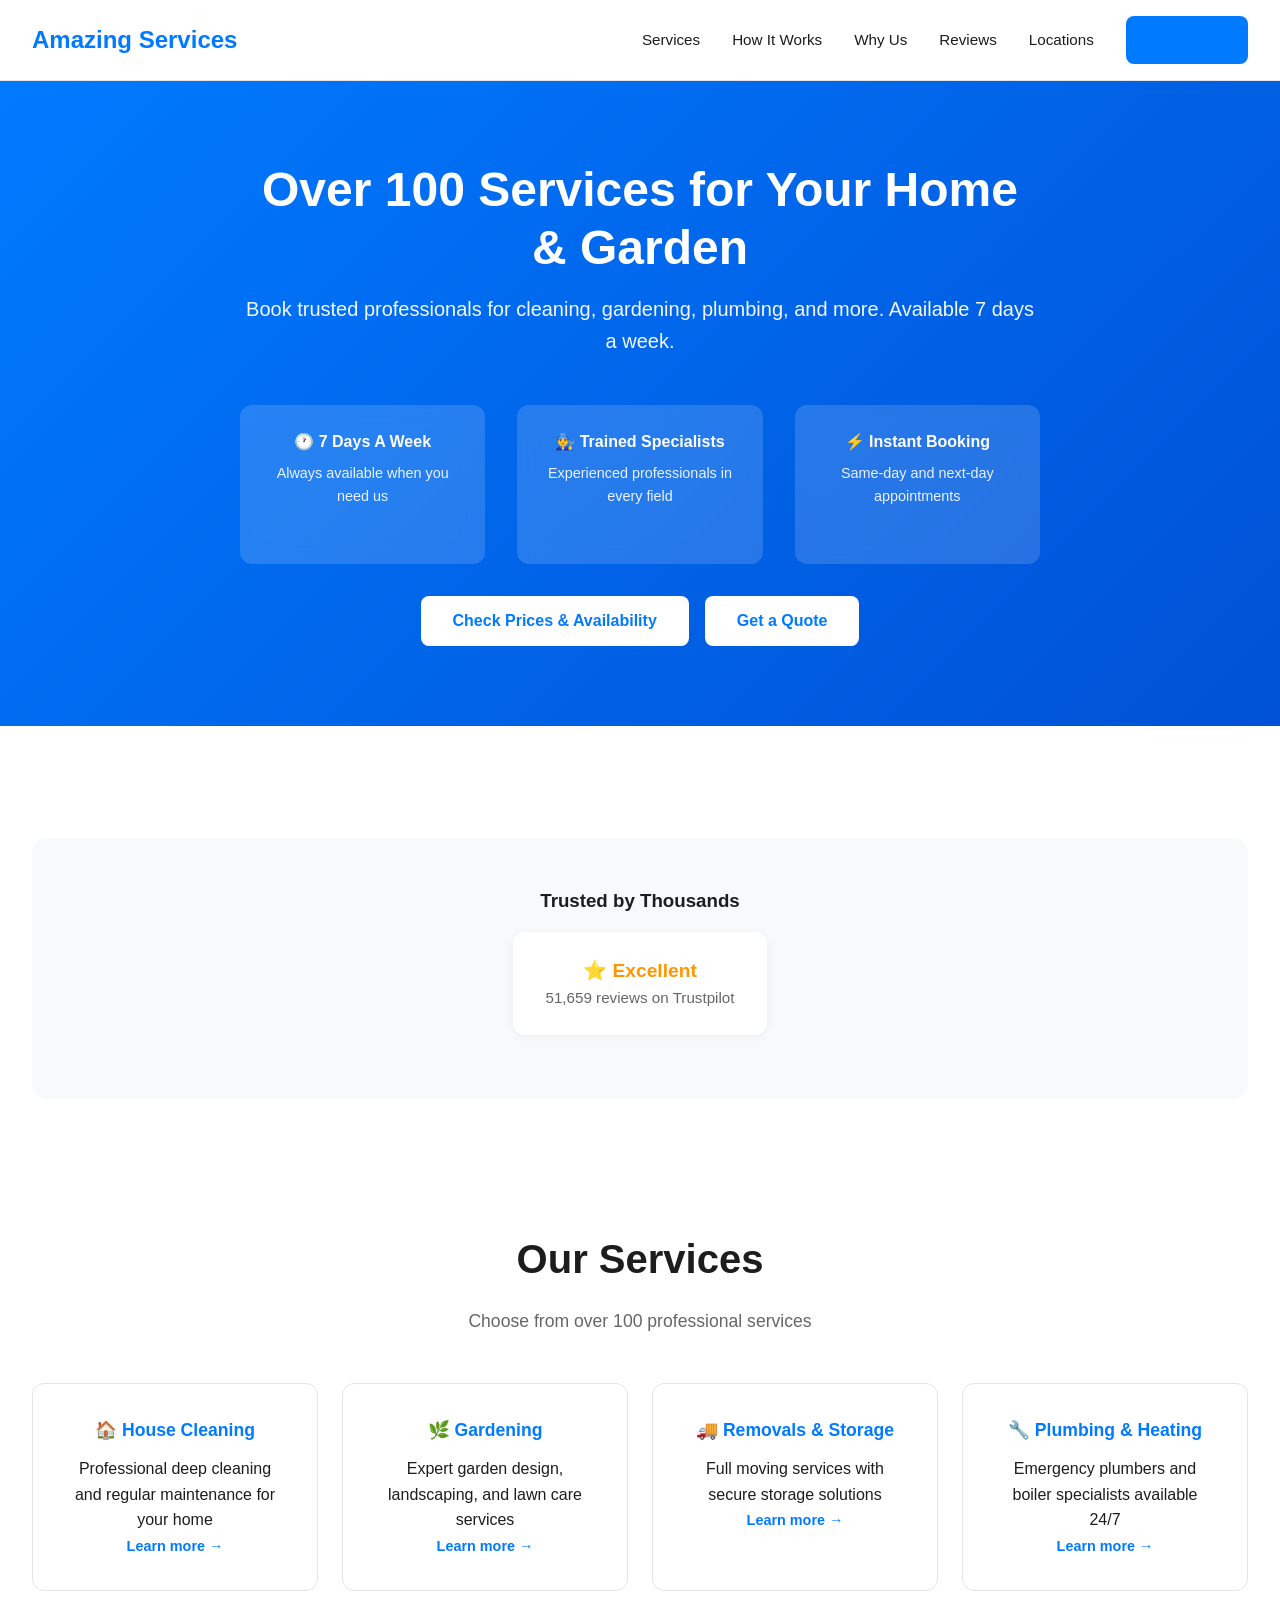
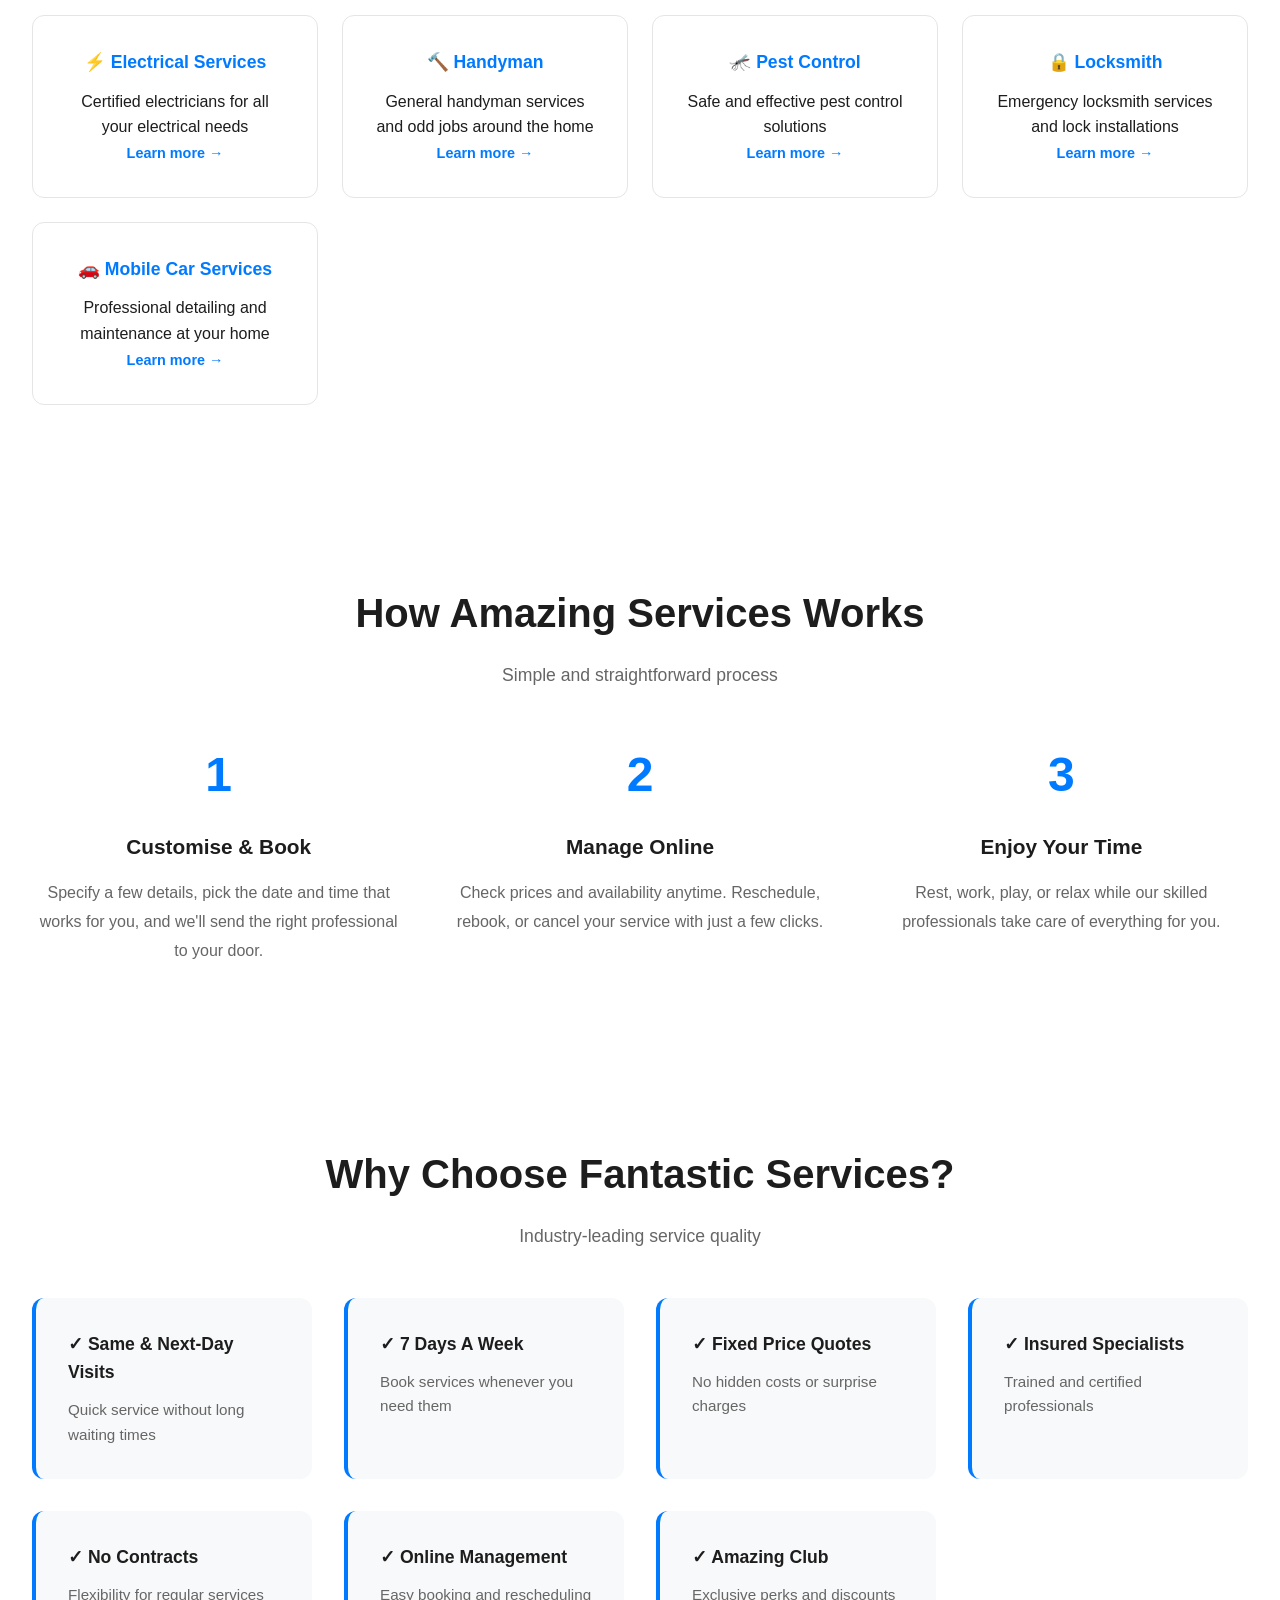
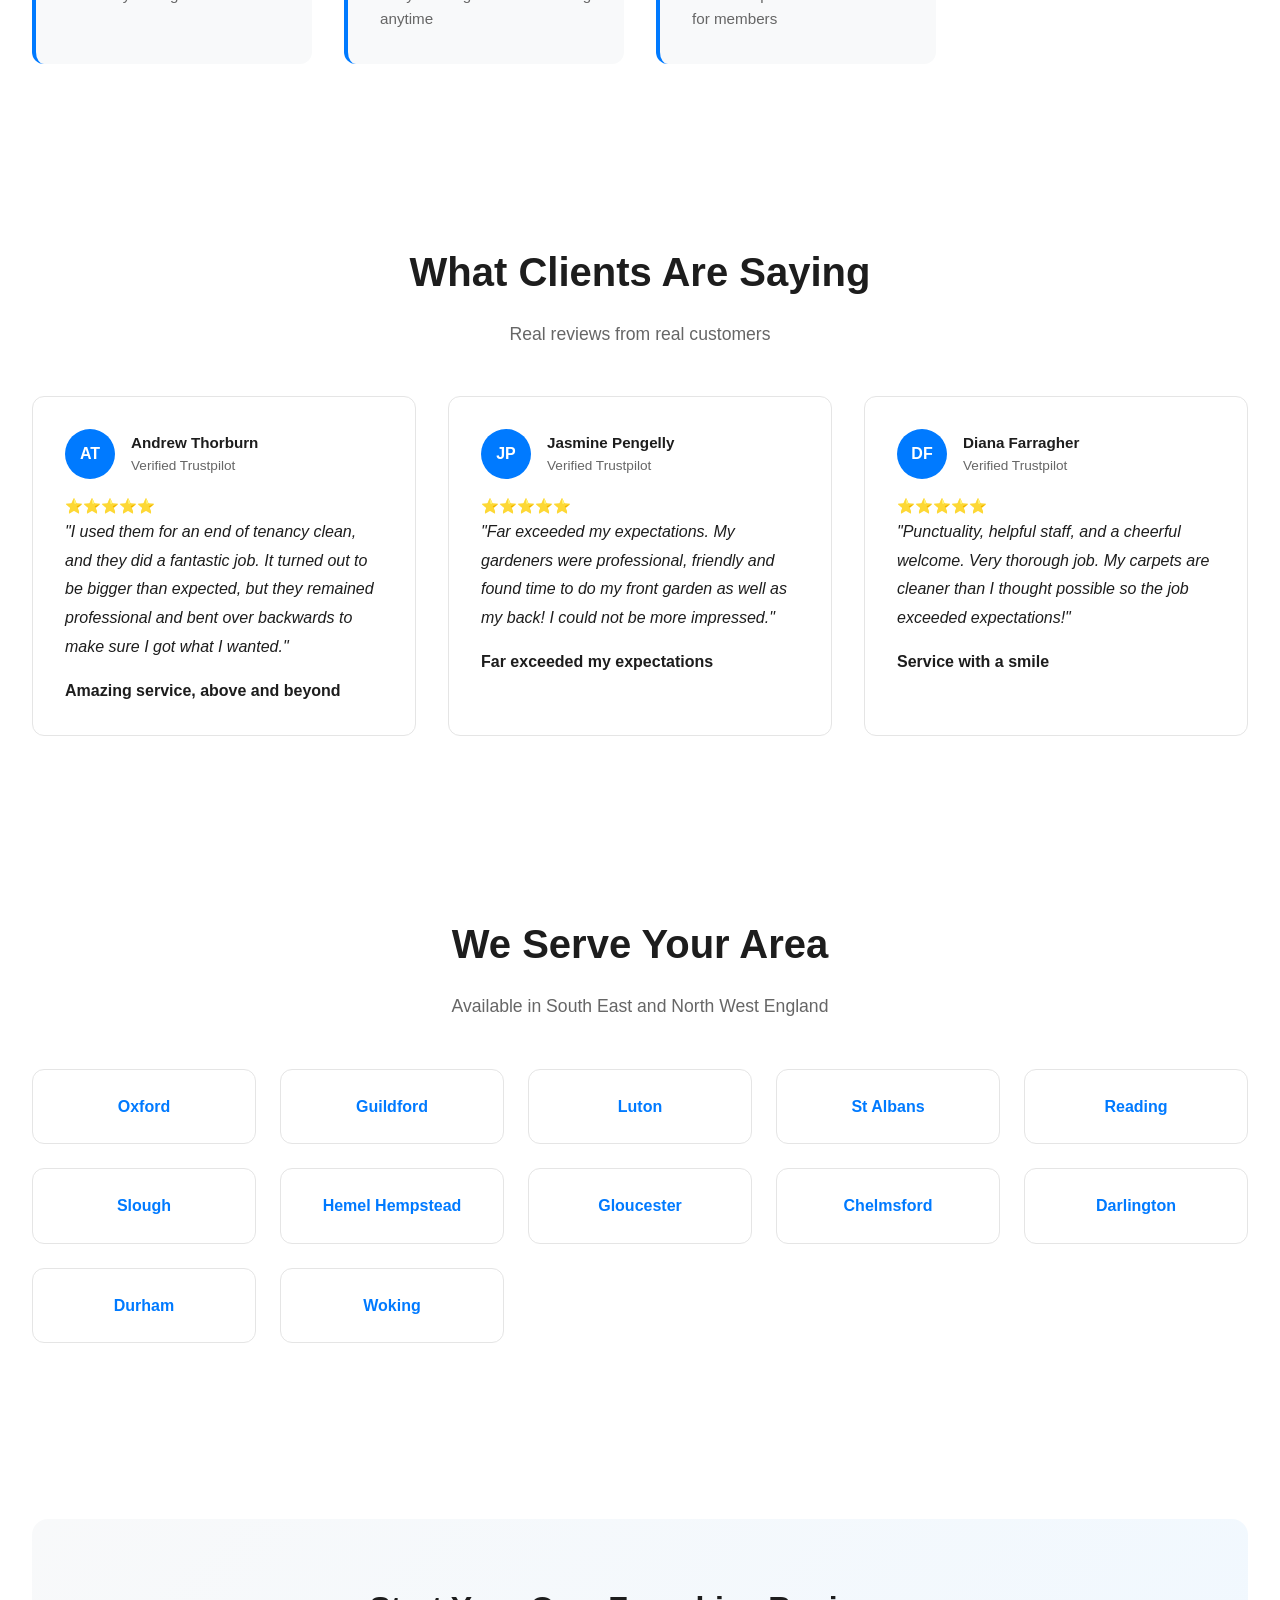
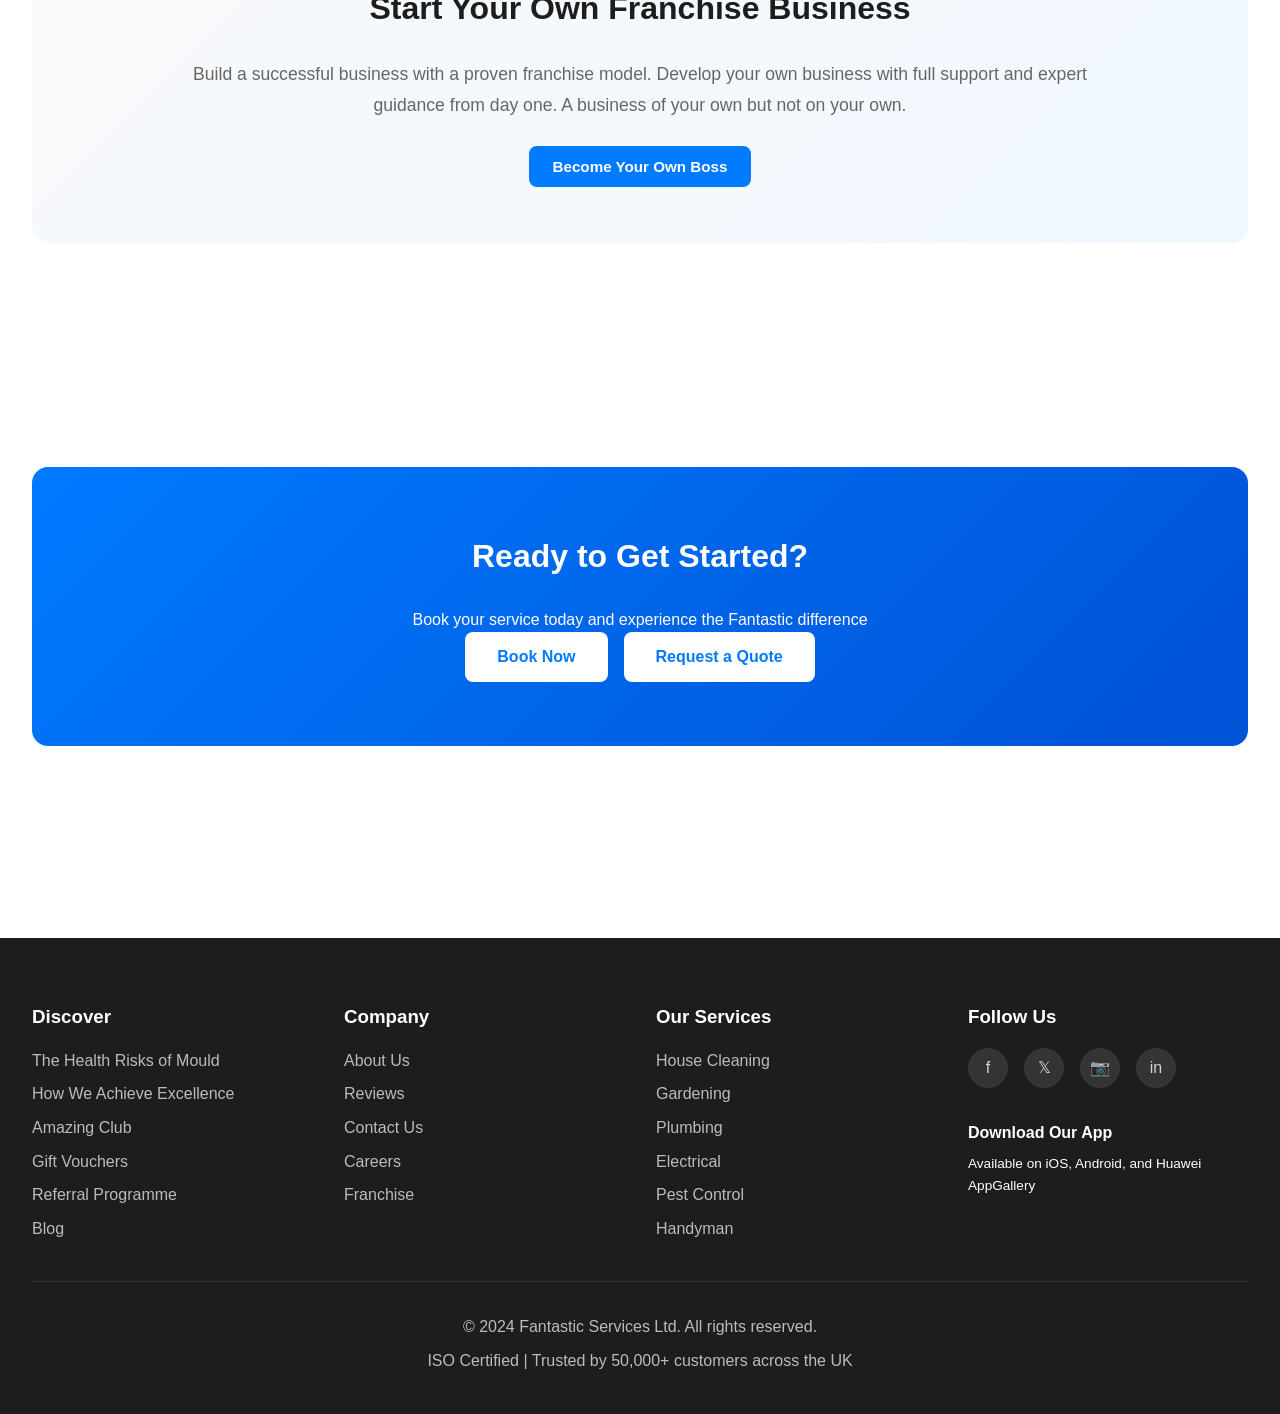
<file: index.html>
<!DOCTYPE html>
<html lang="en">
<head>
    <meta charset="UTF-8">
    <meta name="viewport" content="width=device-width, initial-scale=1.0">
    <title>amazing Services - Home & Garden Services</title>
    <link rel="stylesheet" href="home.css">
</head>
<body>
    <!-- Header -->
    <header>
        <div class="header-content">
            <div class="logo"> Amazing Services</div>
            <nav id="nav">
                <a href="#services">Services</a>
                <a href="#how-it-works">How It Works</a>
                <a href="#why-us">Why Us</a>
                <a href="#testimonials">Reviews</a>
                <a href="#locations">Locations</a>
                <a href="#" class="cta-button">Book Now</a>
            </nav>
            <div class="hamburger" id="hamburger">
                <span></span>
                <span></span>
                <span></span>
            </div>
        </div>
    </header>

    <!-- Hero Section -->
    <section class="hero">
        <div class="hero-content">
            <h1>Over 100 Services for Your Home & Garden</h1>
            <p>Book trusted professionals for cleaning, gardening, plumbing, and more. Available 7 days a week.</p>
            <div class="hero-features">
                <div class="feature-badge">
                    <h3>🕐 7 Days A Week</h3>
                    <p>Always available when you need us</p>
                </div>
                <div class="feature-badge">
                    <h3>👨‍🔧 Trained Specialists</h3>
                    <p>Experienced professionals in every field</p>
                </div>
                <div class="feature-badge">
                    <h3>⚡ Instant Booking</h3>
                    <p>Same-day and next-day appointments</p>
                </div>
            </div>
            <div class="hero-cta">
                <a href="#" class="cta-button-white">Check Prices & Availability</a>
                <a href="#" class="cta-button-white">Get a Quote</a>
            </div>
        </div>
    </section>

    <!-- Trustpilot Section -->
    <div class="container">
        <div class="trustpilot-section fade-in">
            <h3>Trusted by Thousands</h3>
            <div class="trust-badge">
                <div class="trust-rating">⭐ Excellent</div>
                <div class="trust-count">51,659 reviews on Trustpilot</div>
            </div>
        </div>
    </div>

    <!-- Services Section -->
    <div class="container">
        <section id="services">
            <h2 class="section-title">Our Services</h2>
            <p class="section-subtitle">Choose from over 100 professional services</p>
            <div class="services-grid">
                <div class="service-card">
                    <h3>🏠 House Cleaning</h3>
                    <p>Professional deep cleaning and regular maintenance for your home</p>
                    <a href="#">Learn more →</a>
                </div>
                <div class="service-card">
                    <h3>🌿 Gardening</h3>
                    <p>Expert garden design, landscaping, and lawn care services</p>
                    <a href="#">Learn more →</a>
                </div>
                <div class="service-card">
                    <h3>🚚 Removals & Storage</h3>
                    <p>Full moving services with secure storage solutions</p>
                    <a href="#">Learn more →</a>
                </div>
                <div class="service-card">
                    <h3>🔧 Plumbing & Heating</h3>
                    <p>Emergency plumbers and boiler specialists available 24/7</p>
                    <a href="#">Learn more →</a>
                </div>
                <div class="service-card">
                    <h3>⚡ Electrical Services</h3>
                    <p>Certified electricians for all your electrical needs</p>
                    <a href="#">Learn more →</a>
                </div>
                <div class="service-card">
                    <h3>🔨 Handyman</h3>
                    <p>General handyman services and odd jobs around the home</p>
                    <a href="#">Learn more →</a>
                </div>
                <div class="service-card">
                    <h3>🦟 Pest Control</h3>
                    <p>Safe and effective pest control solutions</p>
                    <a href="#">Learn more →</a>
                </div>
                <div class="service-card">
                    <h3>🔒 Locksmith</h3>
                    <p>Emergency locksmith services and lock installations</p>
                    <a href="#">Learn more →</a>
                </div>
                <div class="service-card">
                    <h3>🚗 Mobile Car Services</h3>
                    <p>Professional detailing and maintenance at your home</p>
                    <a href="#">Learn more →</a>
                </div>
            </div>
        </section>
    </div>

    <!-- How It Works -->
    <div class="container">
        <section id="how-it-works">
            <h2 class="section-title">How Amazing Services Works</h2>
            <p class="section-subtitle">Simple and straightforward process</p>
            <div class="how-it-works">
                <div class="step fade-in">
                    <div class="step-number">1</div>
                    <h3>Customise & Book</h3>
                    <p>Specify a few details, pick the date and time that works for you, and we'll send the right professional to your door.</p>
                </div>
                <div class="step fade-in">
                    <div class="step-number">2</div>
                    <h3>Manage Online</h3>
                    <p>Check prices and availability anytime. Reschedule, rebook, or cancel your service with just a few clicks.</p>
                </div>
                <div class="step fade-in">
                    <div class="step-number">3</div>
                    <h3>Enjoy Your Time</h3>
                    <p>Rest, work, play, or relax while our skilled professionals take care of everything for you.</p>
                </div>
            </div>
        </section>
    </div>

    <!-- Why Us -->
    <div class="container">
        <section id="why-us">
            <h2 class="section-title">Why Choose Fantastic Services?</h2>
            <p class="section-subtitle">Industry-leading service quality</p>
            <div class="why-us-grid">
                <div class="why-card">
                    <h4>✓ Same & Next-Day Visits</h4>
                    <p>Quick service without long waiting times</p>
                </div>
                <div class="why-card">
                    <h4>✓ 7 Days A Week</h4>
                    <p>Book services whenever you need them</p>
                </div>
                <div class="why-card">
                    <h4>✓ Fixed Price Quotes</h4>
                    <p>No hidden costs or surprise charges</p>
                </div>
                <div class="why-card">
                    <h4>✓ Insured Specialists</h4>
                    <p>Trained and certified professionals</p>
                </div>
                <div class="why-card">
                    <h4>✓ No Contracts</h4>
                    <p>Flexibility for regular services</p>
                </div>
                <div class="why-card">
                    <h4>✓ Online Management</h4>
                    <p>Easy booking and rescheduling anytime</p>
                </div>
                <div class="why-card">
                    <h4>✓ Amazing Club</h4>
                    <p>Exclusive perks and discounts for members</p>
                </div>
            </div>
        </section>
    </div>

    <!-- Testimonials -->
    <div class="container">
        <section id="testimonials">
            <h2 class="section-title">What Clients Are Saying</h2>
            <p class="section-subtitle">Real reviews from real customers</p>
            <div class="testimonials-grid">
                <div class="testimonial fade-in">
                    <div class="testimonial-author">
                        <div class="author-avatar">AT</div>
                        <div class="author-info">
                            <h4>Andrew Thorburn</h4>
                            <p>Verified Trustpilot</p>
                        </div>
                    </div>
                    <div class="rating">⭐⭐⭐⭐⭐</div>
                    <p class="testimonial-text">"I used them for an end of tenancy clean, and they did a fantastic job. It turned out to be bigger than expected, but they remained professional and bent over backwards to make sure I got what I wanted."</p>
                    <strong>Amazing service, above and beyond</strong>
                </div>
                <div class="testimonial fade-in">
                    <div class="testimonial-author">
                        <div class="author-avatar">JP</div>
                        <div class="author-info">
                            <h4>Jasmine Pengelly</h4>
                            <p>Verified Trustpilot</p>
                        </div>
                    </div>
                    <div class="rating">⭐⭐⭐⭐⭐</div>
                    <p class="testimonial-text">"Far exceeded my expectations. My gardeners were professional, friendly and found time to do my front garden as well as my back! I could not be more impressed."</p>
                    <strong>Far exceeded my expectations</strong>
                </div>
                <div class="testimonial fade-in">
                    <div class="testimonial-author">
                        <div class="author-avatar">DF</div>
                        <div class="author-info">
                            <h4>Diana Farragher</h4>
                            <p>Verified Trustpilot</p>
                        </div>
                    </div>
                    <div class="rating">⭐⭐⭐⭐⭐</div>
                    <p class="testimonial-text">"Punctuality, helpful staff, and a cheerful welcome. Very thorough job. My carpets are cleaner than I thought possible so the job exceeded expectations!"</p>
                    <strong>Service with a smile</strong>
                </div>
            </div>
        </section>
    </div>

    <!-- Locations -->
    <div class="container">
        <section id="locations">
            <h2 class="section-title">We Serve Your Area</h2>
            <p class="section-subtitle">Available in South East and North West England</p>
            <div class="locations-grid">
                <div class="location-item"><a href="#">Oxford</a></div>
                <div class="location-item"><a href="#">Guildford</a></div>
                <div class="location-item"><a href="#">Luton</a></div>
                <div class="location-item"><a href="#">St Albans</a></div>
                <div class="location-item"><a href="#">Reading</a></div>
                <div class="location-item"><a href="#">Slough</a></div>
                <div class="location-item"><a href="#">Hemel Hempstead</a></div>
                <div class="location-item"><a href="#">Gloucester</a></div>
                <div class="location-item"><a href="#">Chelmsford</a></div>
                <div class="location-item"><a href="#">Darlington</a></div>
                <div class="location-item"><a href="#">Durham</a></div>
                <div class="location-item"><a href="#">Woking</a></div>
            </div>
        </section>
    </div>

    <!-- Franchise Section -->
    <div class="container">
        <section class="franchise-section">
            <div class="franchise-content">
                <h2>Start Your Own Franchise Business</h2>
                <p>Build a successful business with a proven franchise model. Develop your own business with full support and expert guidance from day one. A business of your own but not on your own.</p>
                <a href="#" class="cta-button">Become Your Own Boss</a>
            </div>
        </section>
    </div>

    <!-- CTA Section -->
    <div class="container">
        <section class="cta-section">
            <h2>Ready to Get Started?</h2>
            <p>Book your service today and experience the Fantastic difference</p>
            <div class="cta-buttons">
                <a href="#" class="cta-button-alt">Book Now</a>
                <a href="#" class="cta-button-alt">Request a Quote</a>
            </div>
        </section>
    </div>

    <!-- Footer -->
    <footer>
        <div class="footer-content">
            <div class="footer-section">
                <h3>Discover</h3>
                <ul>
                    <li><a href="#">The Health Risks of Mould</a></li>
                    <li><a href="#">How We Achieve Excellence</a></li>
                    <li><a href="#">Amazing Club</a></li>
                    <li><a href="#">Gift Vouchers</a></li>
                    <li><a href="#">Referral Programme</a></li>
                    <li><a href="#">Blog</a></li>
                </ul>
            </div>
            <div class="footer-section">
                <h3>Company</h3>
                <ul>
                    <li><a href="#">About Us</a></li>
                    <li><a href="#">Reviews</a></li>
                    <li><a href="#">Contact Us</a></li>
                    <li><a href="#">Careers</a></li>
                    <li><a href="#">Franchise</a></li>
                </ul>
            </div>
            <div class="footer-section">
                <h3>Our Services</h3>
                <ul>
                    <li><a href="#">House Cleaning</a></li>
                    <li><a href="#">Gardening</a></li>
                    <li><a href="#">Plumbing</a></li>
                    <li><a href="#">Electrical</a></li>
                    <li><a href="#">Pest Control</a></li>
                    <li><a href="#">Handyman</a></li>
                </ul>
            </div>
            <div class="footer-section">
                <h3>Follow Us</h3>
                <div class="social-links">
                    <a href="#" title="Facebook">f</a>
                    <a href="#" title="Twitter">𝕏</a>
                    <a href="#" title="Instagram">📷</a>
                    <a href="#" title="LinkedIn">in</a>
                </div>
                <div style="margin-top: 2rem;">
                    <h4 style="margin-bottom: 0.5rem;">Download Our App</h4>
                    <p style="font-size: 0.85rem;">Available on iOS, Android, and Huawei AppGallery</p>
                </div>
            </div>
        </div>
        <div class="footer-bottom">
            <p>&copy; 2024 Fantastic Services Ltd. All rights reserved.</p>
            <p>ISO Certified | Trusted by 50,000+ customers across the UK</p>
        </div>
    </footer>

    <script src="home.js"></script>
</body>
</html>
</file>
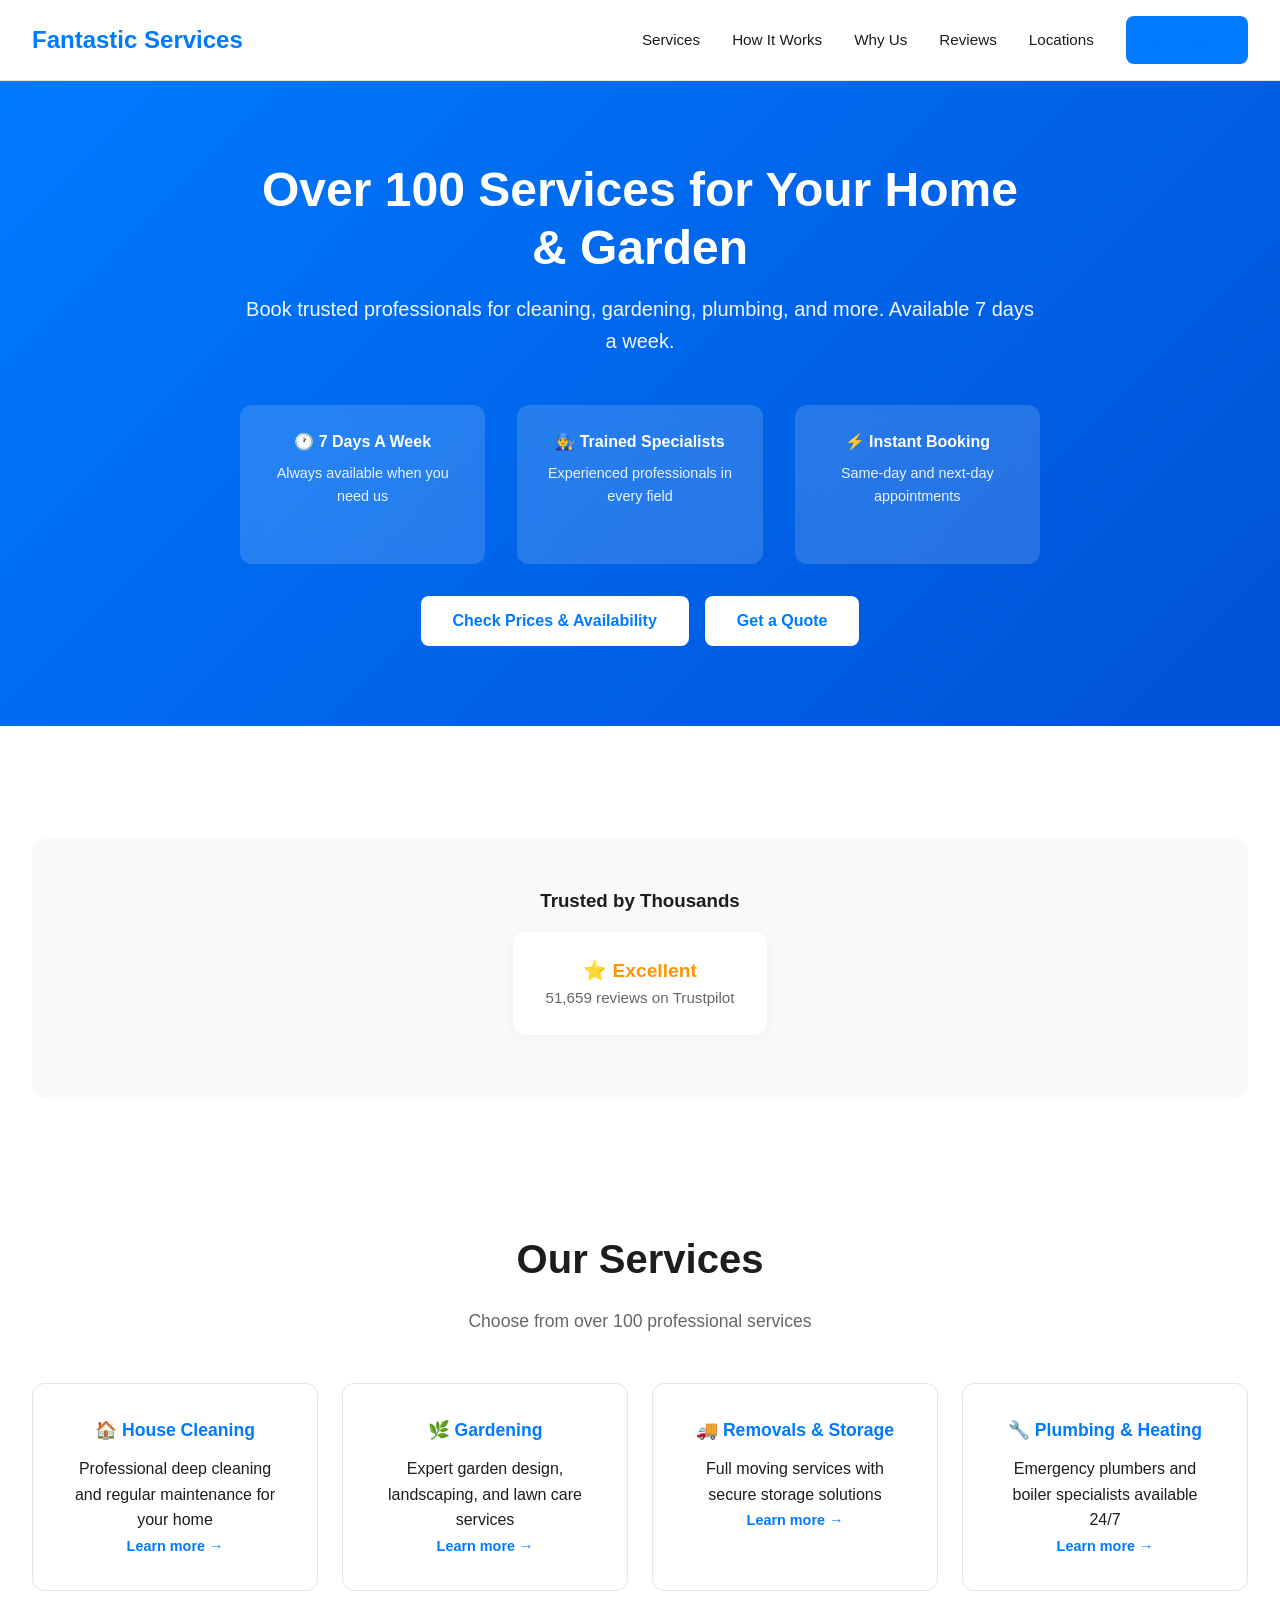
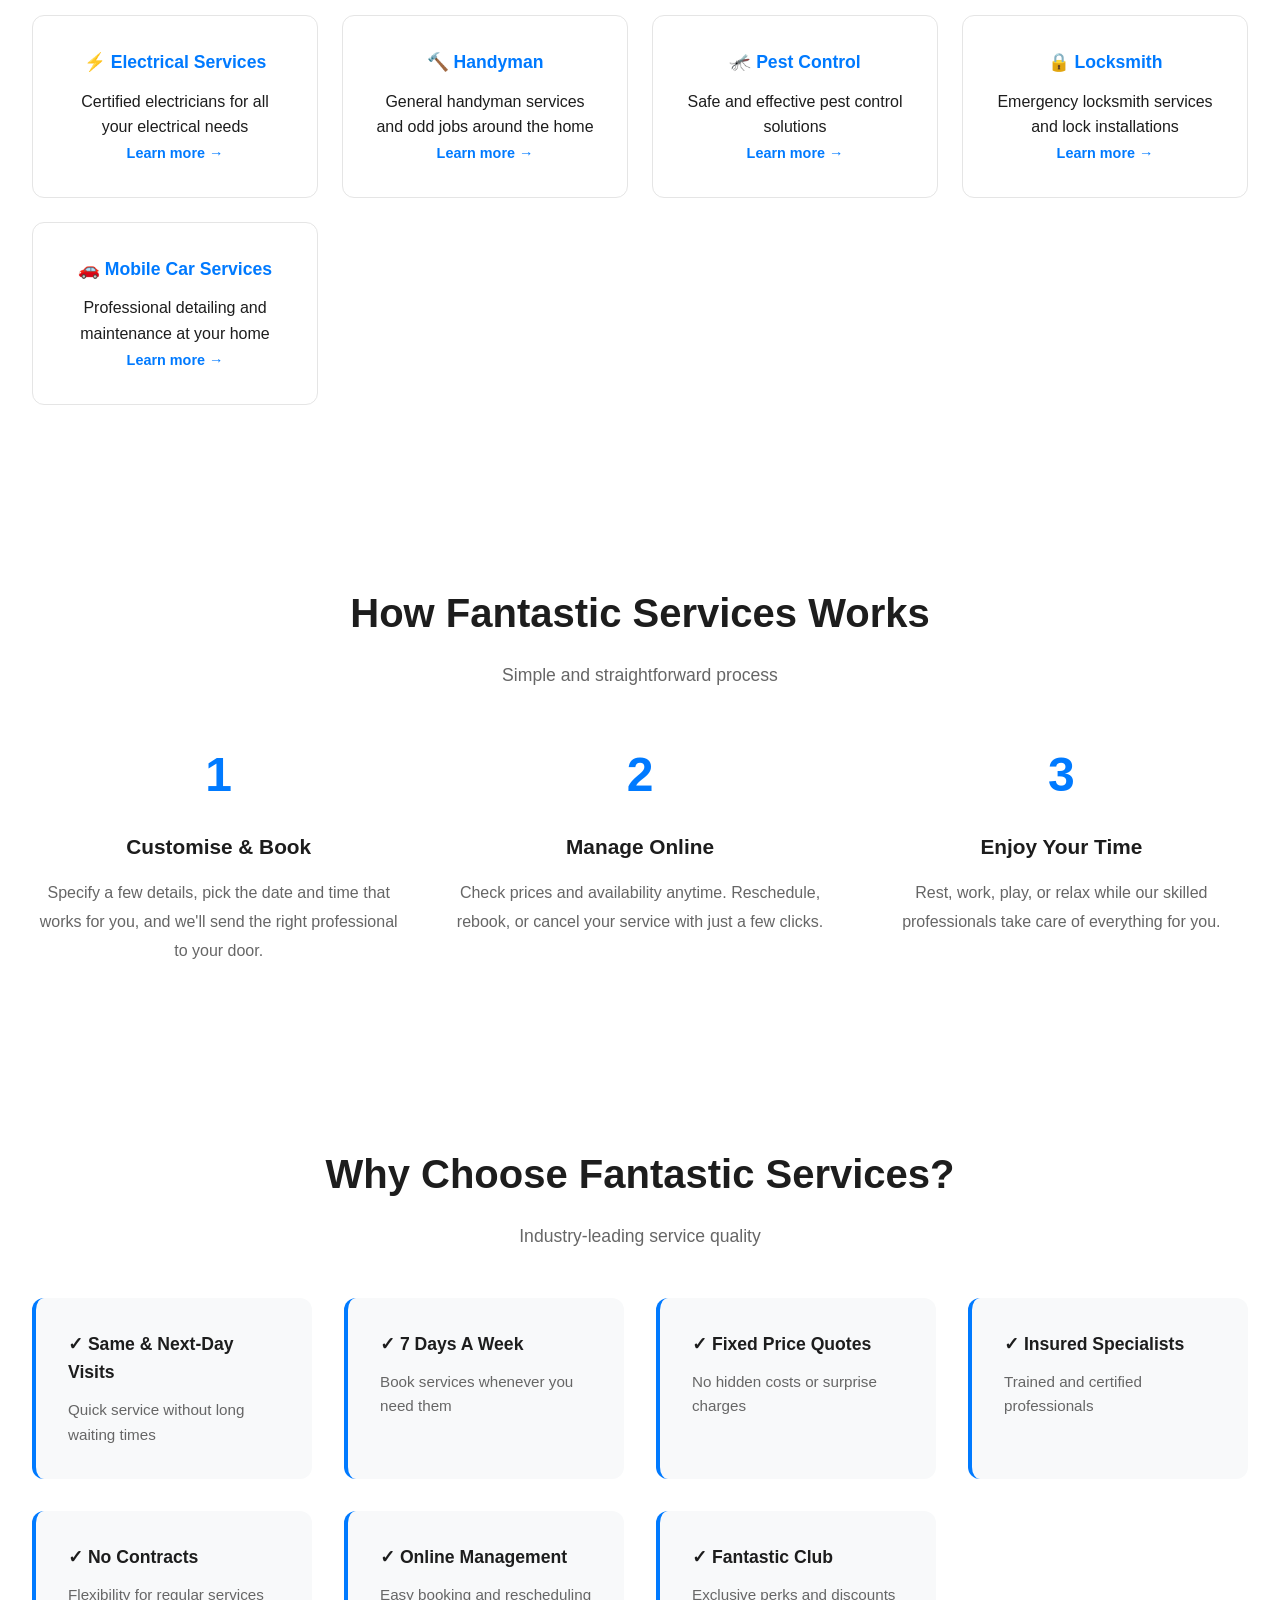
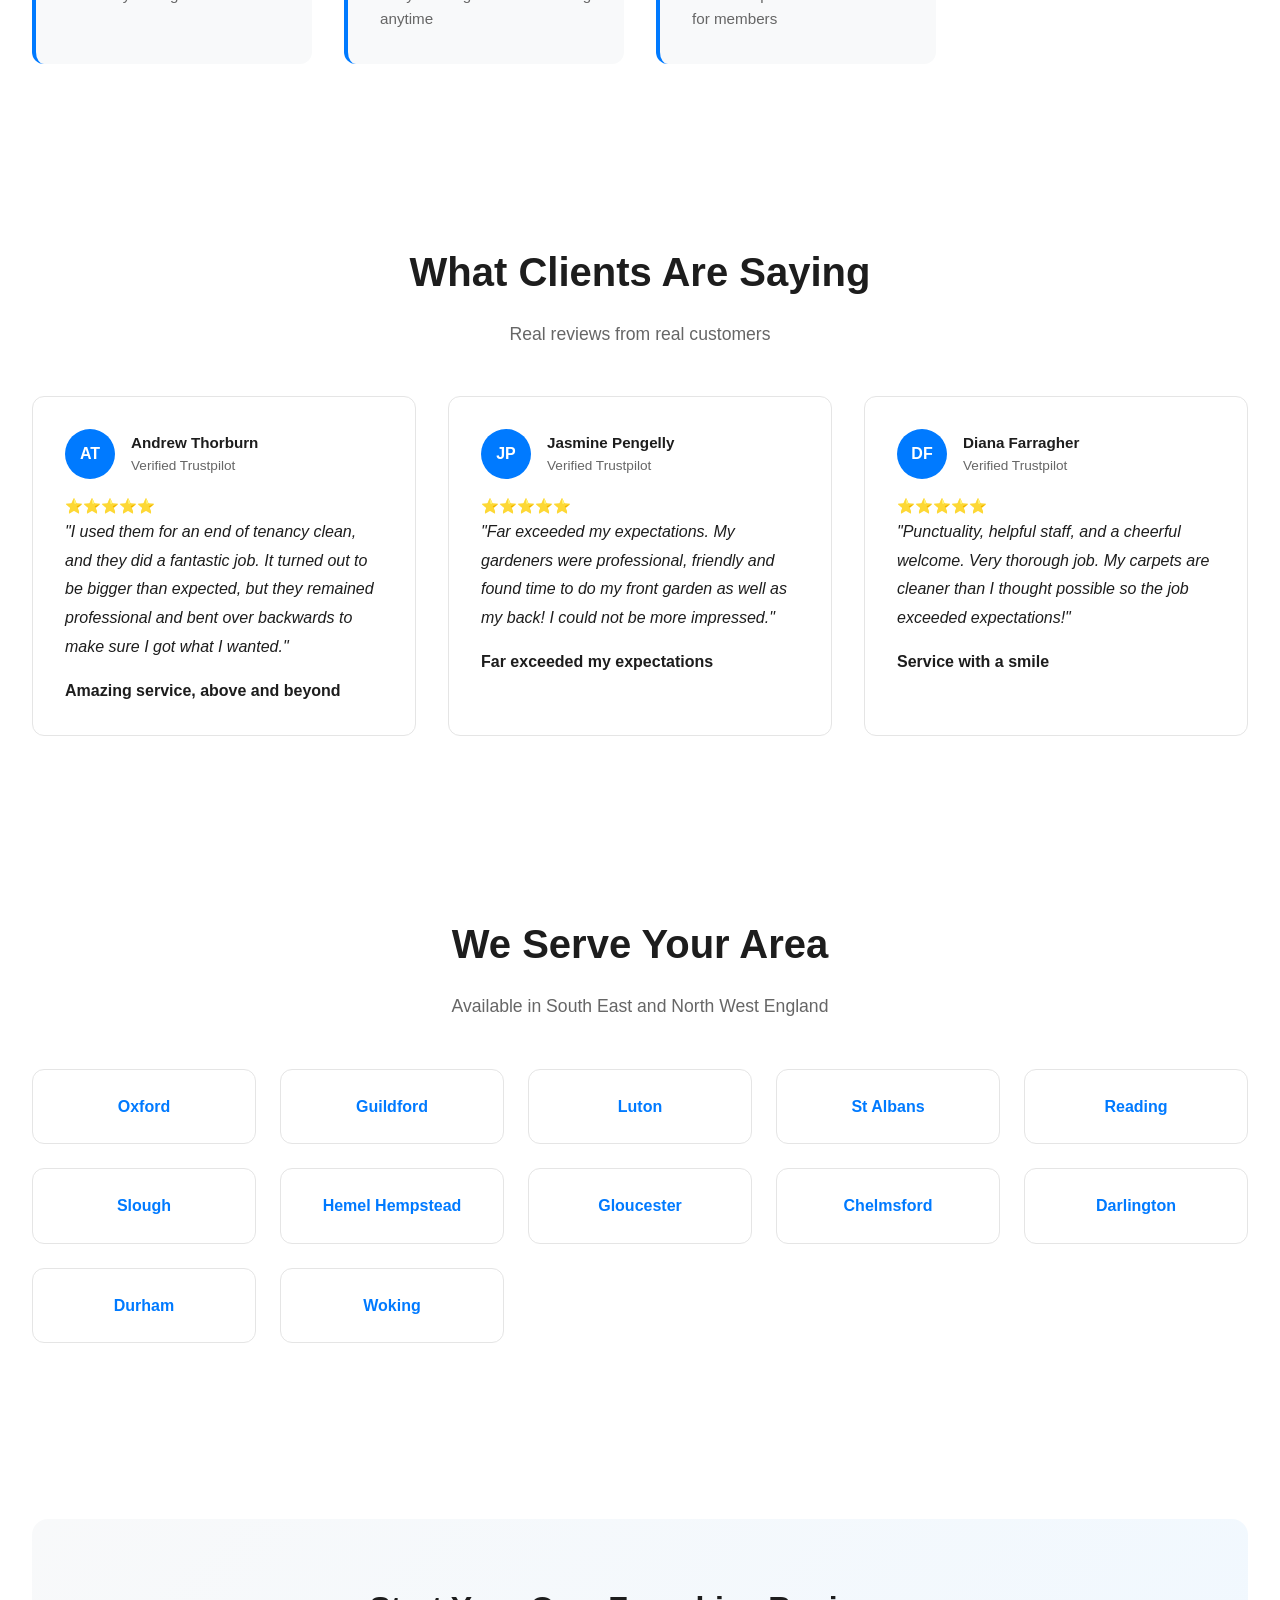
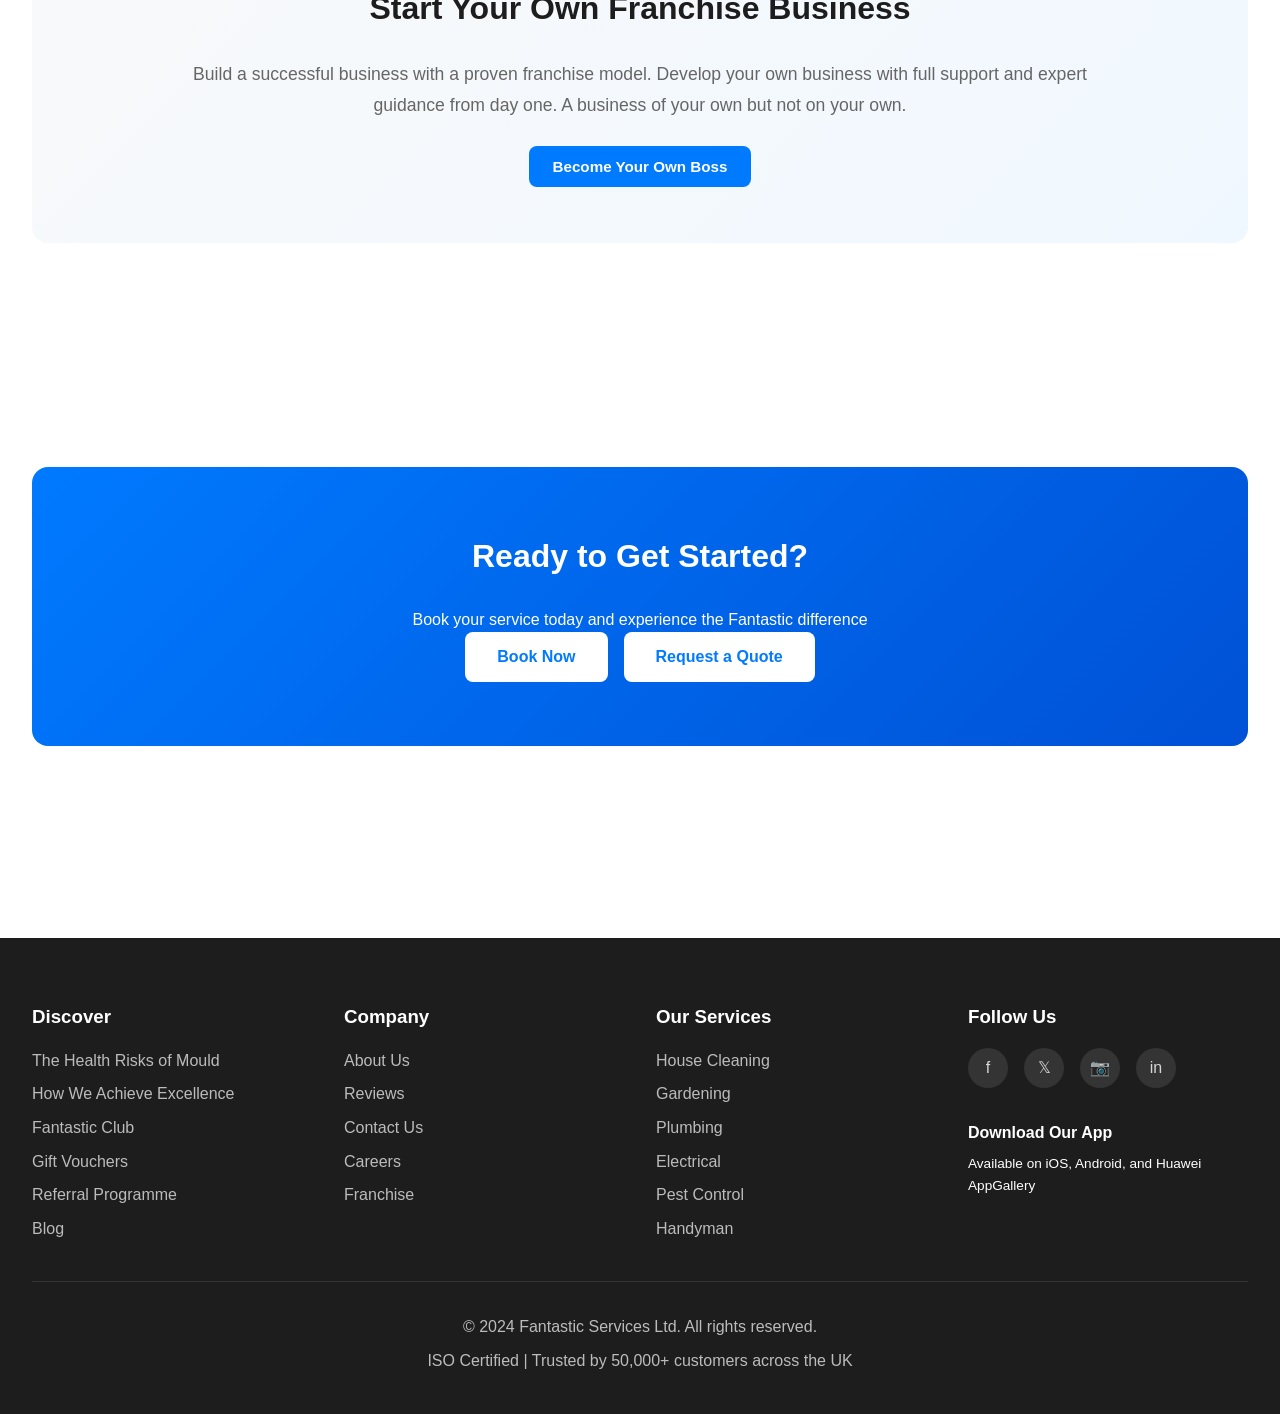
<file: home.html>
<!DOCTYPE html>
<html lang="en">
<head>
    <meta charset="UTF-8">
    <meta name="viewport" content="width=device-width, initial-scale=1.0">
    <title>Fantastic Services - Home & Garden Services</title>
    <link rel="stylesheet" href="home.css">
</head>
<body>
    <!-- Header -->
    <header>
        <div class="header-content">
            <div class="logo">Fantastic Services</div>
            <nav id="nav">
                <a href="#services">Services</a>
                <a href="#how-it-works">How It Works</a>
                <a href="#why-us">Why Us</a>
                <a href="#testimonials">Reviews</a>
                <a href="#locations">Locations</a>
                <a href="#" class="cta-button">Book Now</a>
            </nav>
            <div class="hamburger" id="hamburger">
                <span></span>
                <span></span>
                <span></span>
            </div>
        </div>
    </header>

    <!-- Hero Section -->
    <section class="hero">
        <div class="hero-content">
            <h1>Over 100 Services for Your Home & Garden</h1>
            <p>Book trusted professionals for cleaning, gardening, plumbing, and more. Available 7 days a week.</p>
            <div class="hero-features">
                <div class="feature-badge">
                    <h3>🕐 7 Days A Week</h3>
                    <p>Always available when you need us</p>
                </div>
                <div class="feature-badge">
                    <h3>👨‍🔧 Trained Specialists</h3>
                    <p>Experienced professionals in every field</p>
                </div>
                <div class="feature-badge">
                    <h3>⚡ Instant Booking</h3>
                    <p>Same-day and next-day appointments</p>
                </div>
            </div>
            <div class="hero-cta">
                <a href="#" class="cta-button-white">Check Prices & Availability</a>
                <a href="#" class="cta-button-white">Get a Quote</a>
            </div>
        </div>
    </section>

    <!-- Trustpilot Section -->
    <div class="container">
        <div class="trustpilot-section fade-in">
            <h3>Trusted by Thousands</h3>
            <div class="trust-badge">
                <div class="trust-rating">⭐ Excellent</div>
                <div class="trust-count">51,659 reviews on Trustpilot</div>
            </div>
        </div>
    </div>

    <!-- Services Section -->
    <div class="container">
        <section id="services">
            <h2 class="section-title">Our Services</h2>
            <p class="section-subtitle">Choose from over 100 professional services</p>
            <div class="services-grid">
                <div class="service-card">
                    <h3>🏠 House Cleaning</h3>
                    <p>Professional deep cleaning and regular maintenance for your home</p>
                    <a href="#">Learn more →</a>
                </div>
                <div class="service-card">
                    <h3>🌿 Gardening</h3>
                    <p>Expert garden design, landscaping, and lawn care services</p>
                    <a href="#">Learn more →</a>
                </div>
                <div class="service-card">
                    <h3>🚚 Removals & Storage</h3>
                    <p>Full moving services with secure storage solutions</p>
                    <a href="#">Learn more →</a>
                </div>
                <div class="service-card">
                    <h3>🔧 Plumbing & Heating</h3>
                    <p>Emergency plumbers and boiler specialists available 24/7</p>
                    <a href="#">Learn more →</a>
                </div>
                <div class="service-card">
                    <h3>⚡ Electrical Services</h3>
                    <p>Certified electricians for all your electrical needs</p>
                    <a href="#">Learn more →</a>
                </div>
                <div class="service-card">
                    <h3>🔨 Handyman</h3>
                    <p>General handyman services and odd jobs around the home</p>
                    <a href="#">Learn more →</a>
                </div>
                <div class="service-card">
                    <h3>🦟 Pest Control</h3>
                    <p>Safe and effective pest control solutions</p>
                    <a href="#">Learn more →</a>
                </div>
                <div class="service-card">
                    <h3>🔒 Locksmith</h3>
                    <p>Emergency locksmith services and lock installations</p>
                    <a href="#">Learn more →</a>
                </div>
                <div class="service-card">
                    <h3>🚗 Mobile Car Services</h3>
                    <p>Professional detailing and maintenance at your home</p>
                    <a href="#">Learn more →</a>
                </div>
            </div>
        </section>
    </div>

    <!-- How It Works -->
    <div class="container">
        <section id="how-it-works">
            <h2 class="section-title">How Fantastic Services Works</h2>
            <p class="section-subtitle">Simple and straightforward process</p>
            <div class="how-it-works">
                <div class="step fade-in">
                    <div class="step-number">1</div>
                    <h3>Customise & Book</h3>
                    <p>Specify a few details, pick the date and time that works for you, and we'll send the right professional to your door.</p>
                </div>
                <div class="step fade-in">
                    <div class="step-number">2</div>
                    <h3>Manage Online</h3>
                    <p>Check prices and availability anytime. Reschedule, rebook, or cancel your service with just a few clicks.</p>
                </div>
                <div class="step fade-in">
                    <div class="step-number">3</div>
                    <h3>Enjoy Your Time</h3>
                    <p>Rest, work, play, or relax while our skilled professionals take care of everything for you.</p>
                </div>
            </div>
        </section>
    </div>

    <!-- Why Us -->
    <div class="container">
        <section id="why-us">
            <h2 class="section-title">Why Choose Fantastic Services?</h2>
            <p class="section-subtitle">Industry-leading service quality</p>
            <div class="why-us-grid">
                <div class="why-card">
                    <h4>✓ Same & Next-Day Visits</h4>
                    <p>Quick service without long waiting times</p>
                </div>
                <div class="why-card">
                    <h4>✓ 7 Days A Week</h4>
                    <p>Book services whenever you need them</p>
                </div>
                <div class="why-card">
                    <h4>✓ Fixed Price Quotes</h4>
                    <p>No hidden costs or surprise charges</p>
                </div>
                <div class="why-card">
                    <h4>✓ Insured Specialists</h4>
                    <p>Trained and certified professionals</p>
                </div>
                <div class="why-card">
                    <h4>✓ No Contracts</h4>
                    <p>Flexibility for regular services</p>
                </div>
                <div class="why-card">
                    <h4>✓ Online Management</h4>
                    <p>Easy booking and rescheduling anytime</p>
                </div>
                <div class="why-card">
                    <h4>✓ Fantastic Club</h4>
                    <p>Exclusive perks and discounts for members</p>
                </div>
            </div>
        </section>
    </div>

    <!-- Testimonials -->
    <div class="container">
        <section id="testimonials">
            <h2 class="section-title">What Clients Are Saying</h2>
            <p class="section-subtitle">Real reviews from real customers</p>
            <div class="testimonials-grid">
                <div class="testimonial fade-in">
                    <div class="testimonial-author">
                        <div class="author-avatar">AT</div>
                        <div class="author-info">
                            <h4>Andrew Thorburn</h4>
                            <p>Verified Trustpilot</p>
                        </div>
                    </div>
                    <div class="rating">⭐⭐⭐⭐⭐</div>
                    <p class="testimonial-text">"I used them for an end of tenancy clean, and they did a fantastic job. It turned out to be bigger than expected, but they remained professional and bent over backwards to make sure I got what I wanted."</p>
                    <strong>Amazing service, above and beyond</strong>
                </div>
                <div class="testimonial fade-in">
                    <div class="testimonial-author">
                        <div class="author-avatar">JP</div>
                        <div class="author-info">
                            <h4>Jasmine Pengelly</h4>
                            <p>Verified Trustpilot</p>
                        </div>
                    </div>
                    <div class="rating">⭐⭐⭐⭐⭐</div>
                    <p class="testimonial-text">"Far exceeded my expectations. My gardeners were professional, friendly and found time to do my front garden as well as my back! I could not be more impressed."</p>
                    <strong>Far exceeded my expectations</strong>
                </div>
                <div class="testimonial fade-in">
                    <div class="testimonial-author">
                        <div class="author-avatar">DF</div>
                        <div class="author-info">
                            <h4>Diana Farragher</h4>
                            <p>Verified Trustpilot</p>
                        </div>
                    </div>
                    <div class="rating">⭐⭐⭐⭐⭐</div>
                    <p class="testimonial-text">"Punctuality, helpful staff, and a cheerful welcome. Very thorough job. My carpets are cleaner than I thought possible so the job exceeded expectations!"</p>
                    <strong>Service with a smile</strong>
                </div>
            </div>
        </section>
    </div>

    <!-- Locations -->
    <div class="container">
        <section id="locations">
            <h2 class="section-title">We Serve Your Area</h2>
            <p class="section-subtitle">Available in South East and North West England</p>
            <div class="locations-grid">
                <div class="location-item"><a href="#">Oxford</a></div>
                <div class="location-item"><a href="#">Guildford</a></div>
                <div class="location-item"><a href="#">Luton</a></div>
                <div class="location-item"><a href="#">St Albans</a></div>
                <div class="location-item"><a href="#">Reading</a></div>
                <div class="location-item"><a href="#">Slough</a></div>
                <div class="location-item"><a href="#">Hemel Hempstead</a></div>
                <div class="location-item"><a href="#">Gloucester</a></div>
                <div class="location-item"><a href="#">Chelmsford</a></div>
                <div class="location-item"><a href="#">Darlington</a></div>
                <div class="location-item"><a href="#">Durham</a></div>
                <div class="location-item"><a href="#">Woking</a></div>
            </div>
        </section>
    </div>

    <!-- Franchise Section -->
    <div class="container">
        <section class="franchise-section">
            <div class="franchise-content">
                <h2>Start Your Own Franchise Business</h2>
                <p>Build a successful business with a proven franchise model. Develop your own business with full support and expert guidance from day one. A business of your own but not on your own.</p>
                <a href="#" class="cta-button">Become Your Own Boss</a>
            </div>
        </section>
    </div>

    <!-- CTA Section -->
    <div class="container">
        <section class="cta-section">
            <h2>Ready to Get Started?</h2>
            <p>Book your service today and experience the Fantastic difference</p>
            <div class="cta-buttons">
                <a href="#" class="cta-button-alt">Book Now</a>
                <a href="#" class="cta-button-alt">Request a Quote</a>
            </div>
        </section>
    </div>

    <!-- Footer -->
    <footer>
        <div class="footer-content">
            <div class="footer-section">
                <h3>Discover</h3>
                <ul>
                    <li><a href="#">The Health Risks of Mould</a></li>
                    <li><a href="#">How We Achieve Excellence</a></li>
                    <li><a href="#">Fantastic Club</a></li>
                    <li><a href="#">Gift Vouchers</a></li>
                    <li><a href="#">Referral Programme</a></li>
                    <li><a href="#">Blog</a></li>
                </ul>
            </div>
            <div class="footer-section">
                <h3>Company</h3>
                <ul>
                    <li><a href="#">About Us</a></li>
                    <li><a href="#">Reviews</a></li>
                    <li><a href="#">Contact Us</a></li>
                    <li><a href="#">Careers</a></li>
                    <li><a href="#">Franchise</a></li>
                </ul>
            </div>
            <div class="footer-section">
                <h3>Our Services</h3>
                <ul>
                    <li><a href="#">House Cleaning</a></li>
                    <li><a href="#">Gardening</a></li>
                    <li><a href="#">Plumbing</a></li>
                    <li><a href="#">Electrical</a></li>
                    <li><a href="#">Pest Control</a></li>
                    <li><a href="#">Handyman</a></li>
                </ul>
            </div>
            <div class="footer-section">
                <h3>Follow Us</h3>
                <div class="social-links">
                    <a href="#" title="Facebook">f</a>
                    <a href="#" title="Twitter">𝕏</a>
                    <a href="#" title="Instagram">📷</a>
                    <a href="#" title="LinkedIn">in</a>
                </div>
                <div style="margin-top: 2rem;">
                    <h4 style="margin-bottom: 0.5rem;">Download Our App</h4>
                    <p style="font-size: 0.85rem;">Available on iOS, Android, and Huawei AppGallery</p>
                </div>
            </div>
        </div>
        <div class="footer-bottom">
            <p>&copy; 2024 Fantastic Services Ltd. All rights reserved.</p>
            <p>ISO Certified | Trusted by 50,000+ customers across the UK</p>
        </div>
    </footer>

    <script src="home.js"></script>
</body>
</html>
</file>
<file: home.css>
* {
    margin: 0;
    padding: 0;
    box-sizing: border-box;
}

:root {
    --primary: #007AFF;
    --primary-dark: #0051D5;
    --secondary: #34C759;
    --accent: #FF9500;
    --text-dark: #1D1D1D;
    --text-light: #666666;
    --bg-light: #F8F9FA;
    --bg-white: #FFFFFF;
    --border: #E5E5E5;
    --success: #34C759;
}

html {
    scroll-behavior: smooth;
}

body {
    font-family: -apple-system, BlinkMacSystemFont, 'Segoe UI', Roboto, 'Helvetica Neue', Arial, sans-serif;
    color: var(--text-dark);
    background: var(--bg-white);
    line-height: 1.6;
}

/* Header & Navigation */
header {
    background: var(--bg-white);
    border-bottom: 1px solid var(--border);
    position: sticky;
    top: 0;
    z-index: 100;
    transition: all 0.3s ease;
}

.header-content {
    max-width: 1400px;
    margin: 0 auto;
    padding: 1rem 2rem;
    display: flex;
    justify-content: space-between;
    align-items: center;
}

.logo {
    font-size: 1.5rem;
    font-weight: 700;
    color: var(--primary);
}

nav {
    display: flex;
    gap: 2rem;
    align-items: center;
}

nav a {
    text-decoration: none;
    color: var(--text-dark);
    font-size: 0.95rem;
    transition: color 0.3s ease;
}

nav a:hover {
    color: var(--primary);
}

.cta-button {
    background: var(--primary);
    color: white;
    padding: 0.75rem 1.5rem;
    border-radius: 0.5rem;
    text-decoration: none;
    font-weight: 600;
    transition: all 0.3s ease;
    border: none;
    cursor: pointer;
    font-size: 0.95rem;
}

.cta-button:hover {
    background: var(--primary-dark);
    transform: translateY(-2px);
    box-shadow: 0 4px 12px rgba(0, 122, 255, 0.3);
}

.hamburger {
    display: none;
    flex-direction: column;
    gap: 0.4rem;
    cursor: pointer;
}

.hamburger span {
    width: 25px;
    height: 2px;
    background: var(--text-dark);
    transition: all 0.3s ease;
}

/* Hero Section */
.hero {
    background: linear-gradient(135deg, #007AFF 0%, #0051D5 100%);
    color: white;
    padding: 5rem 2rem;
    text-align: center;
}

.hero-content {
    max-width: 800px;
    margin: 0 auto;
}

.hero h1 {
    font-size: 3rem;
    margin-bottom: 1rem;
    line-height: 1.2;
}

.hero p {
    font-size: 1.25rem;
    margin-bottom: 2rem;
    opacity: 0.95;
}

.hero-features {
    display: grid;
    grid-template-columns: repeat(auto-fit, minmax(200px, 1fr));
    gap: 2rem;
    margin-top: 3rem;
}

.feature-badge {
    background: rgba(255, 255, 255, 0.15);
    padding: 1.5rem;
    border-radius: 0.75rem;
    backdrop-filter: blur(10px);
}

.feature-badge h3 {
    font-size: 1rem;
    margin-bottom: 0.5rem;
}

.feature-badge p {
    font-size: 0.9rem;
    opacity: 0.9;
}

.hero-cta {
    display: flex;
    gap: 1rem;
    justify-content: center;
    margin-top: 2rem;
    flex-wrap: wrap;
}

.cta-button-white {
    background: white;
    color: var(--primary);
    padding: 0.75rem 2rem;
    border-radius: 0.5rem;
    text-decoration: none;
    font-weight: 600;
    transition: all 0.3s ease;
}

.cta-button-white:hover {
    background: var(--bg-light);
    transform: translateY(-2px);
}

/* Section Container */
.container {
    max-width: 1400px;
    margin: 0 auto;
    padding: 4rem 2rem;
}

section {
    margin-bottom: 3rem;
}

.section-title {
    text-align: center;
    font-size: 2.5rem;
    margin-bottom: 1rem;
    color: var(--text-dark);
}

.section-subtitle {
    text-align: center;
    color: var(--text-light);
    font-size: 1.1rem;
    margin-bottom: 3rem;
}

/* Services Grid */
.services-grid {
    display: grid;
    grid-template-columns: repeat(auto-fit, minmax(250px, 1fr));
    gap: 1.5rem;
}

.service-card {
    background: var(--bg-white);
    border: 1px solid var(--border);
    border-radius: 0.75rem;
    padding: 2rem;
    text-align: center;
    transition: all 0.3s ease;
    cursor: pointer;
}

.service-card:hover {
    border-color: var(--primary);
    box-shadow: 0 8px 24px rgba(0, 122, 255, 0.1);
    transform: translateY(-4px);
}

.service-card h3 {
    color: var(--primary);
    margin-bottom: 0.75rem;
    font-size: 1.1rem;
}

.service-card a {
    color: var(--primary);
    text-decoration: none;
    font-weight: 600;
    font-size: 0.9rem;
    transition: color 0.3s ease;
}

.service-card a:hover {
    color: var(--primary-dark);
}

/* How It Works */
.how-it-works {
    display: grid;
    grid-template-columns: repeat(auto-fit, minmax(300px, 1fr));
    gap: 3rem;
}

.step {
    text-align: center;
}

.step-number {
    font-size: 3rem;
    font-weight: 700;
    color: var(--primary);
    margin-bottom: 1rem;
}

.step h3 {
    font-size: 1.3rem;
    margin-bottom: 1rem;
    color: var(--text-dark);
}

.step p {
    color: var(--text-light);
    line-height: 1.8;
}

/* Why Us Section */
.why-us-grid {
    display: grid;
    grid-template-columns: repeat(auto-fit, minmax(280px, 1fr));
    gap: 2rem;
}

.why-card {
    padding: 2rem;
    background: var(--bg-light);
    border-radius: 0.75rem;
    border-left: 4px solid var(--primary);
}

.why-card h4 {
    color: var(--text-dark);
    margin-bottom: 0.75rem;
    font-size: 1.1rem;
}

.why-card p {
    color: var(--text-light);
    font-size: 0.95rem;
}

/* Testimonials */
.testimonials-grid {
    display: grid;
    grid-template-columns: repeat(auto-fit, minmax(320px, 1fr));
    gap: 2rem;
}

.testimonial {
    background: var(--bg-white);
    border: 1px solid var(--border);
    border-radius: 0.75rem;
    padding: 2rem;
    transition: all 0.3s ease;
}

.testimonial:hover {
    box-shadow: 0 8px 24px rgba(0, 0, 0, 0.08);
}

.testimonial-author {
    display: flex;
    align-items: center;
    gap: 1rem;
    margin-bottom: 1rem;
}

.author-avatar {
    width: 50px;
    height: 50px;
    border-radius: 50%;
    background: var(--primary);
    display: flex;
    align-items: center;
    justify-content: center;
    color: white;
    font-weight: 600;
}

.author-info h4 {
    margin: 0;
    font-size: 0.95rem;
}

.author-info p {
    margin: 0;
    color: var(--text-light);
    font-size: 0.85rem;
}

.testimonial-text {
    color: var(--text-dark);
    line-height: 1.8;
    font-style: italic;
    margin-bottom: 1rem;
}

.rating {
    color: var(--accent);
    font-size: 0.9rem;
}

/* Trustpilot Section */
.trustpilot-section {
    background: var(--bg-light);
    padding: 3rem 2rem;
    border-radius: 1rem;
    text-align: center;
}

.trust-badge {
    display: inline-block;
    background: white;
    padding: 1.5rem 2rem;
    border-radius: 0.75rem;
    margin: 1rem 0;
    box-shadow: 0 2px 8px rgba(0, 0, 0, 0.05);
}

.trust-rating {
    color: var(--accent);
    font-size: 1.2rem;
    font-weight: 700;
}

.trust-count {
    color: var(--text-light);
    font-size: 0.95rem;
}

/* Locations Grid */
.locations-grid {
    display: grid;
    grid-template-columns: repeat(auto-fit, minmax(200px, 1fr));
    gap: 1.5rem;
}

.location-item {
    background: var(--bg-white);
    border: 1px solid var(--border);
    padding: 1.5rem;
    border-radius: 0.75rem;
    text-align: center;
    transition: all 0.3s ease;
}

.location-item:hover {
    border-color: var(--primary);
    background: var(--bg-light);
}

.location-item a {
    color: var(--primary);
    text-decoration: none;
    font-weight: 600;
}

.location-item a:hover {
    color: var(--primary-dark);
}

/* Franchise Section */
.franchise-section {
    background: linear-gradient(135deg, var(--bg-light) 0%, #F0F8FF 100%);
    padding: 4rem 2rem;
    border-radius: 1rem;
}

.franchise-content {
    max-width: 900px;
    margin: 0 auto;
    text-align: center;
}

.franchise-content h2 {
    font-size: 2rem;
    margin-bottom: 1.5rem;
}

.franchise-content p {
    font-size: 1.1rem;
    color: var(--text-light);
    margin-bottom: 2rem;
    line-height: 1.8;
}

/* CTA Section */
.cta-section {
    background: linear-gradient(135deg, var(--primary) 0%, var(--primary-dark) 100%);
    color: white;
    padding: 4rem 2rem;
    text-align: center;
    border-radius: 1rem;
    margin: 3rem 0;
}

.cta-section h2 {
    font-size: 2rem;
    margin-bottom: 1.5rem;
}

.cta-buttons {
    display: flex;
    gap: 1rem;
    justify-content: center;
    flex-wrap: wrap;
}

.cta-button-alt {
    background: white;
    color: var(--primary);
    padding: 0.75rem 2rem;
    border-radius: 0.5rem;
    text-decoration: none;
    font-weight: 600;
    transition: all 0.3s ease;
}

.cta-button-alt:hover {
    background: var(--bg-light);
    transform: translateY(-2px);
}

/* Footer */
footer {
    background: var(--text-dark);
    color: white;
    padding: 4rem 2rem 2rem;
    margin-top: 5rem;
}

.footer-content {
    max-width: 1400px;
    margin: 0 auto;
    display: grid;
    grid-template-columns: repeat(auto-fit, minmax(250px, 1fr));
    gap: 2rem;
    margin-bottom: 2rem;
}

.footer-section h3 {
    margin-bottom: 1rem;
    color: white;
}

.footer-section ul {
    list-style: none;
}

.footer-section li {
    margin-bottom: 0.5rem;
}

.footer-section a {
    color: rgba(255, 255, 255, 0.7);
    text-decoration: none;
    transition: color 0.3s ease;
}

.footer-section a:hover {
    color: var(--primary);
}

.social-links {
    display: flex;
    gap: 1rem;
    margin-top: 1rem;
}

.social-links a {
    width: 40px;
    height: 40px;
    background: rgba(255, 255, 255, 0.1);
    border-radius: 50%;
    display: flex;
    align-items: center;
    justify-content: center;
    text-decoration: none;
    transition: all 0.3s ease;
    color: rgba(255, 255, 255, 0.8);
}

.social-links a:hover {
    background: var(--primary);
}

.footer-bottom {
    border-top: 1px solid rgba(255, 255, 255, 0.1);
    padding-top: 2rem;
    text-align: center;
    color: rgba(255, 255, 255, 0.7);
}

.footer-bottom p {
    margin-bottom: 0.5rem;
}

/* Responsive */
@media (max-width: 768px) {
    .header-content {
        padding: 1rem;
    }

    nav {
        display: none;
        position: absolute;
        top: 60px;
        left: 0;
        right: 0;
        flex-direction: column;
        background: white;
        padding: 1rem;
        border-bottom: 1px solid var(--border);
        gap: 1rem;
    }

    nav.active {
        display: flex;
    }

    .hamburger.active span:nth-child(1) {
        transform: rotate(45deg) translate(8px, 8px);
    }

    .hamburger.active span:nth-child(2) {
        opacity: 0;
    }

    .hamburger.active span:nth-child(3) {
        transform: rotate(-45deg) translate(7px, -7px);
    }

    .hero h1 {
        font-size: 2rem;
    }

    .hero p {
        font-size: 1rem;
    }

    .section-title {
        font-size: 2rem;
    }

    .services-grid,
    .how-it-works,
    .why-us-grid,
    .testimonials-grid {
        grid-template-columns: 1fr;
    }

    .hero-features {
        grid-template-columns: 1fr;
    }

    .cta-buttons {
        flex-direction: column;
    }

    .cta-button,
    .cta-button-white,
    .cta-button-alt {
        width: 100%;
    }

    .container {
        padding: 2rem 1rem;
    }

    footer {
        padding: 2rem 1rem;
    }
}

@media (max-width: 480px) {
    .hero h1 {
        font-size: 1.5rem;
    }

    .hero-features {
        gap: 1rem;
    }

    .section-title {
        font-size: 1.75rem;
    }

    .step-number {
        font-size: 2rem;
    }
}

/* Animations */
@keyframes fadeInUp {
    from {
        opacity: 0;
        transform: translateY(30px);
    }
    to {
        opacity: 1;
        transform: translateY(0);
    }
}

.fade-in {
    animation: fadeInUp 0.6s ease-out;
}

/* Utility Classes */
.accent-text {
    color: var(--primary);
}

.text-center {
    text-align: center;
}

.mt-3 {
    margin-top: 2rem;
}

.mb-3 {
    margin-bottom: 2rem;
}
</file>
